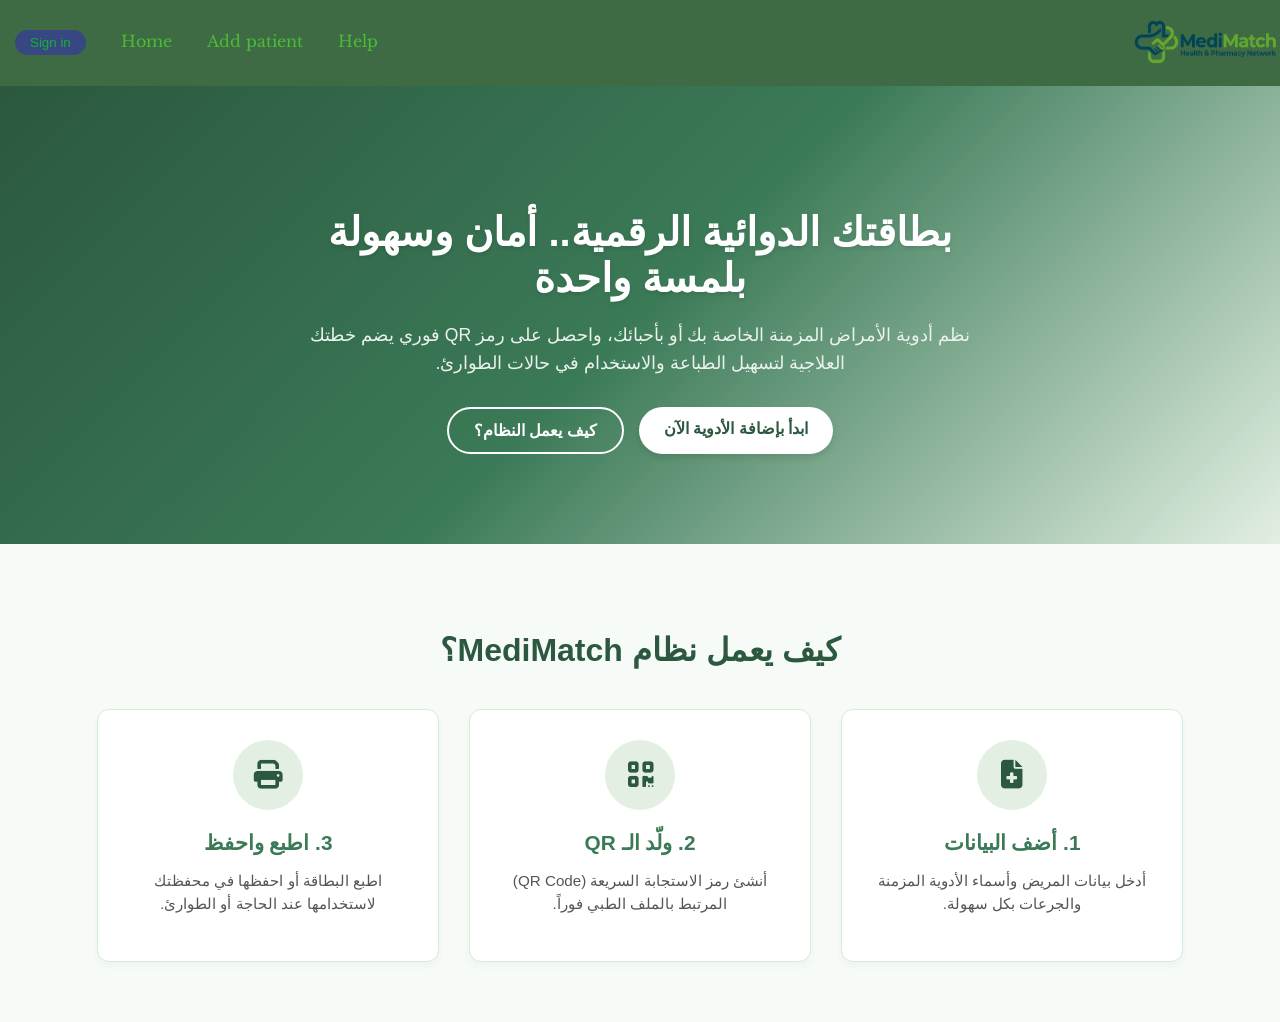
<file: index.html>
<!DOCTYPE html>
<html lang="ar" dir="rtl">
<head>
    <meta charset="UTF-8">
    <meta name="viewport" content="width=device-width, initial-scale=1.0">
    <title>MediMatch - بطاقتك الدوائية الرقمية</title>
    
    <!-- مكتبة الأيقونات -->
    <link rel="stylesheet" href="https://cdnjs.cloudflare.com/ajax/libs/font-awesome/6.4.0/css/all.min.css">

    <!-- خطوط جوجل -->
    <link rel="preconnect" href="https://fonts.googleapis.com">
    <link rel="preconnect" href="https://fonts.gstatic.com" crossorigin>
    <link href="https://fonts.googleapis.com/css2?family=Libre+Baskerville:ital,wght@0,400..700;1,400..700&family=Oswald:wght@200..700&display=swap" rel="stylesheet"> 
    
    <!-- ملف الـ CSS الخاص بك -->
    <link rel="stylesheet" href="stiyel.css">

    <style>
        /* تصميم الإشعار الداخلي (Custom Modal) */
        .custom-alert-overlay {
            display: none;
            position: fixed;
            top: 0;
            left: 0;
            width: 100%;
            height: 100%;
            background: rgba(0, 0, 0, 0.45);
            backdrop-filter: blur(4px);
            z-index: 9999;
            justify-content: center;
            align-items: center;
            animation: fadeIn 0.3s ease;
        }

        .custom-alert-box {
            background: #ffffff;
            width: 90%;
            max-width: 420px;
            padding: 25px 20px;
            border-radius: 16px;
            text-align: center;
            box-shadow: 0 10px 30px rgba(43, 88, 63, 0.2);
            border: 1px solid #d4ebd4;
            animation: scaleUp 0.3s ease;
        }

        .custom-alert-icon {
            font-size: 2.8rem;
            color: #d9534f;
            margin-bottom: 12px;
        }

        .custom-alert-title {
            font-size: 1.25rem;
            color: #2b583f;
            margin: 0 0 8px 0;
            font-weight: bold;
        }

        .custom-alert-message {
            color: #555;
            font-size: 0.95rem;
            line-height: 1.6;
            margin-bottom: 20px;
        }

        .custom-alert-actions {
            display: flex;
            gap: 10px;
            justify-content: center;
        }

        .custom-alert-btn {
            padding: 10px 20px;
            border-radius: 20px;
            border: none;
            font-weight: bold;
            font-size: 0.9rem;
            cursor: pointer;
            transition: 0.2s;
            text-decoration: none;
            display: inline-flex;
            align-items: center;
            gap: 6px;
        }

        .btn-confirm {
            background: #2b583f;
            color: white;
        }

        .btn-confirm:hover {
            background: #214431;
        }

        .btn-close {
            background: #f0f0f0;
            color: #666;
        }

        .btn-close:hover {
            background: #e0e0e0;
        }

        @keyframes fadeIn {
            from { opacity: 0; }
            to { opacity: 1; }
        }

        @keyframes scaleUp {
            from { transform: scale(0.85); opacity: 0; }
            to { transform: scale(1); opacity: 1; }
        }
    </style>
</head>

<body>
    
    <!-- الهيدر (Header) -->
    <div class="heho">
        <a href="index.html"> 
            <img class="soso" src="imeg/IMG_9459.PNG" alt="MediMatch Logo">
        </a>
        <div class="fofo">
            <a href="index.html">Home</a>
            
            <!-- رابط صفحة My Patients المنفصلة (يظهر فقط عند تسجيل الدخول) -->
            <a href="my-patients.html" id="nav-my-patients" style="display: none;">My Patients</a>

            <!-- زر Add patient مع التحقق الأمني -->
            <a href="#" onclick="handleAddPatientClick(event)">Add patient</a>
            
            <!-- صفحة المساعدة -->
            <a href="help.html">Help</a>
            
            <!-- زر تسجيل الدخول (سيختفي عند تسجيل الدخول) -->
            <a href="signin.html" id="nav-signin-btn"><button>Sign in</button></a>
            
            <!-- شارة حساب الصيدلي وزر الخروج -->
            <div id="user-profile-badge" style="display: none; align-items: center; gap: 10px;">
                <span style="color: #2b583f; font-weight: bold;"><i class="fa-solid fa-user-doctor"></i> <span id="nav-user-name"></span></span>
                <button onclick="logout()" style="background: #d9534f; color: white; border: none; padding: 5px 12px; border-radius: 15px; cursor: pointer; font-size: 0.85rem;">خروج</button>
            </div>
        </div>
    </div>

    <!-- الواجهة التعريفية (Hero Section) -->
    <div>
        <section class="hero-section">
            <div class="hero-content">
                <h1>بطاقتك الدوائية الرقمية.. أمان وسهولة بلمسة واحدة</h1>
                <p>نظم أدوية الأمراض المزمنة الخاصة بك أو بأحبائك، واحصل على رمز QR فوري يضم خطتك العلاجية لتسهيل الطباعة والاستخدام في حالات الطوارئ.</p>
                <div class="hero-buttons">
                    <a href="#" onclick="handleAddPatientClick(event)" class="btn-primary">ابدأ بإضافة الأدوية الآن</a>
                    <a href="#how-it-works" class="btn-secondary">كيف يعمل النظام؟</a>
                </div>
            </div>
        </section>

        <!-- قسم كيف يعمل الموقع -->
        <section id="how-it-works" class="features-section">
            <div class="container">
                <h2>كيف يعمل نظام MediMatch؟</h2>
                <div class="cards-grid">
                    <div class="card">
                        <div class="icon-container">
                            <i class="fa-solid fa-file-medical"></i>
                        </div>
                        <h3>1. أضف البيانات</h3>
                        <p>أدخل بيانات المريض وأسماء الأدوية المزمنة والجرعات بكل سهولة.</p>
                    </div>

                    <div class="card">
                        <div class="icon-container">
                            <i class="fa-solid fa-qrcode"></i>
                        </div>
                        <h3>2. ولّد الـ QR</h3>
                        <p>أنشئ رمز الاستجابة السريعة (QR Code) المرتبط بالملف الطبي فوراً.</p>
                    </div>

                    <div class="card">
                        <div class="icon-container">
                            <i class="fa-solid fa-print"></i>
                        </div>
                        <h3>3. اطبع واحفظ</h3>
                        <p>اطبع البطاقة أو احفظها في محفظتك لاستخدامها عند الحاجة أو الطوارئ.</p>
                    </div>
                </div>
            </div>
        </section>
    </div>

    <!-- الإشعار الداخلي للتنبيه بتسجيل الدخول -->
    <div id="authAlertModal" class="custom-alert-overlay">
        <div class="custom-alert-box">
            <div class="custom-alert-icon">
                <i class="fa-solid fa-user-lock"></i>
            </div>
            <h3 class="custom-alert-title">تسجيل الدخول مطلوب</h3>
            <p class="custom-alert-message">
                يرجى تسجيل الدخول وإدخال رمز التوثيق الخاص بالصيدلي أولاً لتتمكن من إضافة وتعديل بيانات المرضى.
            </p>
            <div class="custom-alert-actions">
                <a href="signin.html" class="custom-alert-btn btn-confirm">
                    <i class="fa-solid fa-right-to-bracket"></i> الذهاب لتسجيل الدخول
                </a>
                <button onclick="closeAuthModal()" class="custom-alert-btn btn-close">إلغاء</button>
            </div>
        </div>
    </div>

    <!-- كود إظهار الخيارات المخصصة للمسجلين والتحكم بالصفحة -->
    <script>
        document.addEventListener('DOMContentLoaded', () => {
            const isAuth = localStorage.getItem('isAuthorizedDoctor') === 'true';
            const docName = localStorage.getItem('doctorName');
            const signinBtn = document.getElementById('nav-signin-btn');
            const profileBadge = document.getElementById('user-profile-badge');
            const userNameSpan = document.getElementById('nav-user-name');
            const myPatientsLink = document.getElementById('nav-my-patients');

            if (isAuth && docName) {
                if (signinBtn) signinBtn.style.display = 'none';
                if (profileBadge) profileBadge.style.display = 'flex';
                if (userNameSpan) userNameSpan.textContent = docName;
                if (myPatientsLink) myPatientsLink.style.display = 'inline-block';
            }
        });

        function handleAddPatientClick(e) {
            e.preventDefault();
            const isAuthorized = localStorage.getItem('isAuthorizedDoctor') === 'true';

            if (isAuthorized) {
                window.location.href = 'add-patient.html';
            } else {
                showAuthModal();
            }
        }

        function showAuthModal() {
            const modal = document.getElementById('authAlertModal');
            if (modal) modal.style.display = 'flex';
        }

        function closeAuthModal() {
            const modal = document.getElementById('authAlertModal');
            if (modal) modal.style.display = 'none';
        }

        function logout() {
            localStorage.clear();
            window.location.reload();
        }
    </script>
</body>
</html>
</file>
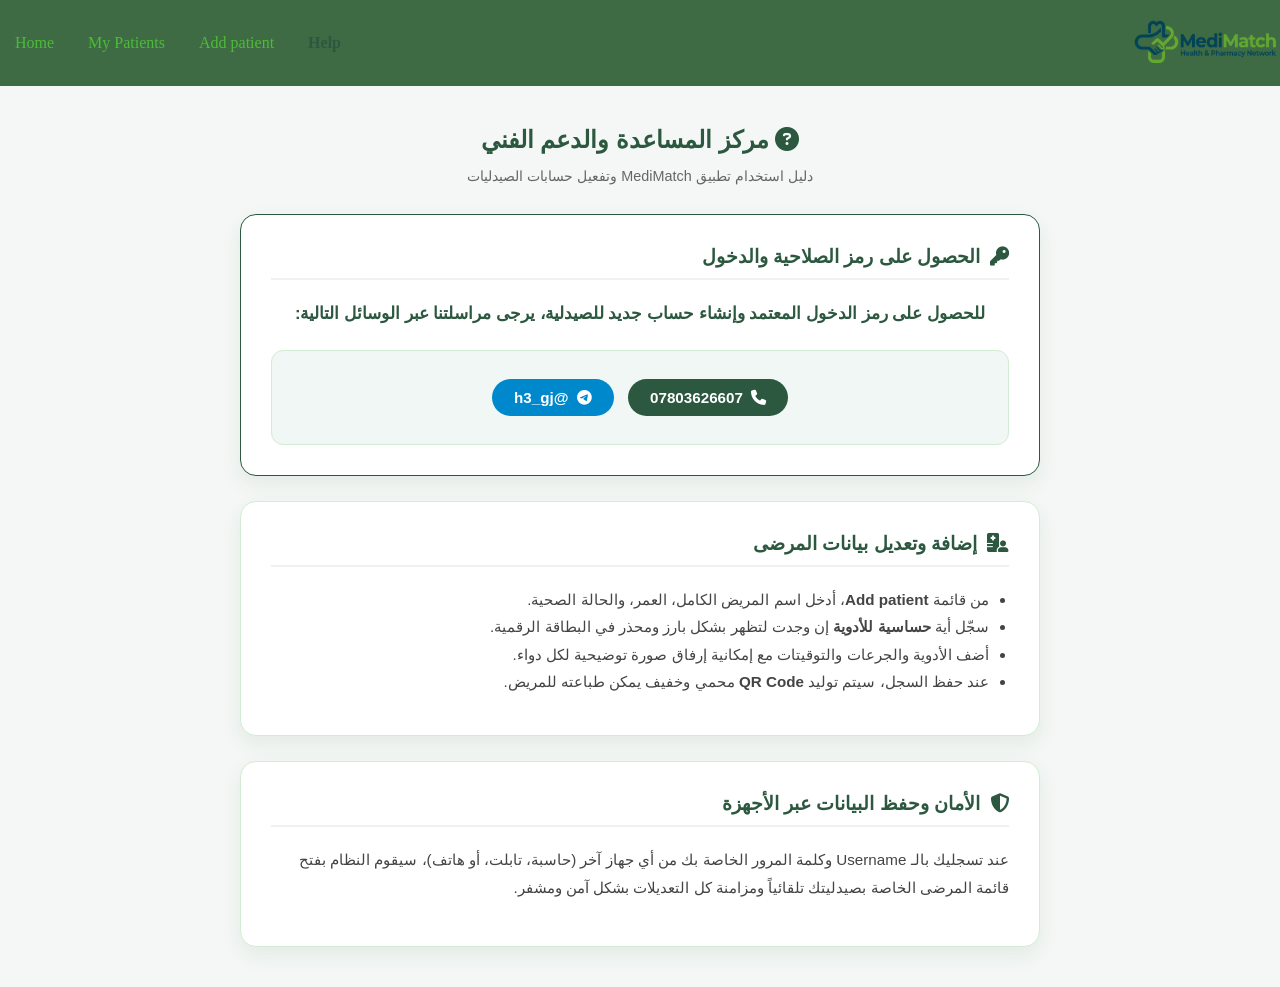
<file: help.html>
<!DOCTYPE html>
<html lang="ar" dir="rtl">
<head>
    <meta charset="UTF-8">
    <meta name="viewport" content="width=device-width, initial-scale=1.0">
    <title>MediMatch - مركز المساعدة والدعم</title>
    
    <link rel="stylesheet" href="stiyel.css">
    <link rel="stylesheet" href="https://cdnjs.cloudflare.com/ajax/libs/font-awesome/6.4.0/css/all.min.css">
    
    <style>
        body { 
            background-color: #f4f7f5; 
            font-family: 'Segoe UI', Tahoma, Geneva, Verdana, sans-serif; 
            margin: 0; 
            padding: 0; 
        }
        .help-container {
            max-width: 800px;
            margin: 40px auto;
            padding: 0 20px;
        }
        .help-card {
            background: #ffffff;
            border-radius: 16px;
            padding: 30px;
            box-shadow: 0 8px 20px rgba(43, 88, 63, 0.08);
            border: 1px solid #d4ebd4;
            margin-bottom: 25px;
        }
        .help-card h3 {
            color: #2b583f;
            margin-top: 0;
            display: flex;
            align-items: center;
            gap: 10px;
            font-size: 1.2rem;
            border-bottom: 2px solid #eef3f0;
            padding-bottom: 10px;
        }
        .help-card p, .help-card li {
            color: #444;
            line-height: 1.8;
            font-size: 0.95rem;
        }
        .help-card ul {
            padding-right: 20px;
            margin: 10px 0;
        }
        .contact-box {
            background: #f0f7f4;
            border: 1px solid #d4ebd4;
            padding: 20px;
            border-radius: 12px;
            text-align: center;
            margin-top: 20px;
        }
        .contact-btn {
            display: inline-flex;
            align-items: center;
            gap: 8px;
            background: #2b583f;
            color: white;
            padding: 10px 22px;
            border-radius: 25px;
            text-decoration: none;
            font-weight: bold;
            margin: 8px 5px;
            transition: 0.3s;
            font-size: 0.95rem;
        }
        .contact-btn:hover {
            background: #1f3f2d;
        }
        .contact-btn.telegram {
            background: #0088cc;
        }
        .contact-btn.telegram:hover {
            background: #006699;
        }
    </style>
</head>
<body>

    <!-- الهيدر العلوي بدون زر Sign In -->
    <div class="heho">
        <a href="index.html"><img class="soso" src="imeg/IMG_9459.PNG" alt="Logo"></a>
        <div class="fofo" id="navLinksContainer">
            <a href="index.html">Home</a>
            <a href="my-patients.html">My Patients</a>
            <a href="add-patient.html">Add patient</a>
            <a href="help.html" style="color: #2b583f; font-weight: bold;">Help</a>
        </div>
    </div>

    <div class="help-container">
        
        <div style="text-align: center; margin-bottom: 30px;">
            <h2 style="color: #2b583f; margin-bottom: 5px;"><i class="fa-solid fa-circle-question"></i> مركز المساعدة والدعم الفني</h2>
            <p style="color: #666; font-size: 0.9rem;">دليل استخدام تطبيق MediMatch وتفعيل حسابات الصيدليات</p>
        </div>

        <!-- بطاقة الطلب والتواصل -->
        <div class="help-card" style="border-color: #2b583f;">
            <h3><i class="fa-solid fa-key" style="color: #2b583f;"></i> الحصول على رمز الصلاحية والدخول</h3>
            <p style="font-weight: bold; color: #2b583f; font-size: 1.05rem; text-align: center;">
                للحصول على رمز الدخول المعتمد وإنشاء حساب جديد للصيدلية، يرجى مراسلتنا عبر الوسائل التالية:
            </p>
            
            <div class="contact-box">
                <a href="tel:07803626607" class="contact-btn">
                    <i class="fa-solid fa-phone"></i> 07803626607
                </a>
                
                <a href="https://t.me/h3_gj" target="_blank" class="contact-btn telegram">
                    <i class="fa-brands fa-telegram"></i> @h3_gj
                </a>
            </div>
        </div>

        <!-- بطاقة تعليمات الاستخدام -->
        <div class="help-card">
            <h3><i class="fa-solid fa-hospital-user"></i> إضافة وتعديل بيانات المرضى</h3>
            <ul>
                <li>من قائمة <b>Add patient</b>، أدخل اسم المريض الكامل، العمر، والحالة الصحية.</li>
                <li>سجّل أية <b>حساسية للأدوية</b> إن وجدت لتظهر بشكل بارز ومحذر في البطاقة الرقمية.</li>
                <li>أضف الأدوية والجرعات والتوقيتات مع إمكانية إرفاق صورة توضيحية لكل دواء.</li>
                <li>عند حفظ السجل، سيتم توليد <b>QR Code</b> محمي وخفيف يمكن طباعته للمريض.</li>
            </ul>
        </div>

        <!-- بطاقة الأمان والمزامنة -->
        <div class="help-card">
            <h3><i class="fa-solid fa-shield-halved"></i> الأمان وحفظ البيانات عبر الأجهزة</h3>
            <p>عند تسجليك بالـ Username وكلمة المرور الخاصة بك من أي جهاز آخر (حاسبة، تابلت، أو هاتف)، سيقوم النظام بفتح قائمة المرضى الخاصة بصيدليتك تلقائياً ومزامنة كل التعديلات بشكل آمن ومشفر.</p>
        </div>

    </div>

</body>
</html>
</file>
<file: stiyel.css>
body {
            margin: 0%;
        }

        .heho {
            background-color: rgb(63, 107, 68);
            display: flex;
            justify-content: space-between;
            align-items: center;
            padding: 10xp 50px;font-family: "Libre Baskerville", serif;
  font-optical-sizing: auto;
  font-weight: <weight>;
  font-style: normal;

            

}
            
        

        .soso {width: 150px; 
    }
    
    

        .fofo a{
    color: rgba(76, 190, 56, 0.982);
padding: 5px 15px;
text-decoration: none ;
 border-radius:  15px;}
 
 
.fofo a:hover{color: darkgreen;
    background-color: rgb(89, 133, 94);}
    .fofo button{ 
background-color: rgb(55, 71, 129);
color:rgb(18, 179, 50);
border: none;
padding: 5px 15px;
border-radius:   15px

}
.fofo button:hover{ 
    background-color: rgb(74, 90, 148);
}
hero-section {
    background: linear-gradient(135deg, #f4f9f4 0%, #e2efe2 100%);
    padding: 80px 20px;
    text-align: center;
    font-family: 'Segoe UI', Tahoma, Geneva, Verdana, sans-serif;
}

.hero-content {
    max-width: 700px;
    margin: 0 auto;
}

.hero-section h1 {
    color: #2b583f;
    font-size: 2.5rem;
    margin-bottom: 20px;
}

.hero-section p {
    color: #555;
    font-size: 1.1rem;
    line-height: 1.6;
    margin-bottom: 30px;
}

.hero-buttons {
    display: flex;
    justify-content: center;
    gap: 15px;
    flex-wrap: wrap; /* لجعل الأزرار متجاوبة على الشاشات الصغيرة */
}

.btn-primary {
    background-color: #3b7a57;
    color: white;
    padding: 12px 25px;
    border-radius: 25px;
    text-decoration: none;
    font-weight: bold;
    transition: background 0.3s ease;
}

.btn-primary:hover {
    background-color: #2b583f;
}

.btn-secondary {
    background-color: transparent;
    color: #3b7a57;
    border: 2px solid #3b7a57;
    padding: 12px 25px;
    border-radius: 25px;
    text-decoration: none;
    font-weight: bold;
    transition: all 0.3s ease;
}

.btn-secondary:hover {
    background-color: #3b7a57;
    color: white;
}

/* تنسيقات أقسام الصفحة الإضافية */
.features-section {
    padding: 60px 20px;
    background-color: #ffffff;
    text-align: center;
    font-family: 'Segoe UI', Tahoma, Geneva, Verdana, sans-serif;
}

.features-section h2 {
    color: #2b583f;
    font-size: 2rem;
    margin-bottom: 40px;
}

.cards-grid {
    display: flex;
    justify-content: center;
    gap: 30px;
    flex-wrap: wrap;
    max-width: 1100px;
    margin: 0 auto;
}

.card {
    background: #f9fbf9;
    border: 1px solid #e2efe2;
    padding: 30px 20px;
    border-radius: 12px;
    width: 300px;
    box-shadow: 0 4px 6px rgba(0, 0, 0, 0.02);
    transition: transform 0.3s ease, box-shadow 0.3s ease;
}

.card:hover {
    transform: translateY(-5px);
    box-shadow: 0 6px 12px rgba(43, 88, 63, 0.1);
}

.card .icon {
    font-size: 2.5rem;
    margin-bottom: 15px;
}

.card h3 {
    color: #3b7a57;
    font-size: 1.3rem;
    margin-bottom: 10px;
}

.card p {
    color: #666;
    font-size: 0.95rem;
    line-height: 1.5;
}
/* خلفية الـ Hero Section بتدرجات من لون الهيدر */
.hero-section {
    /* دمجنا لون الهيدر الأخضر الداكن مع درجات أخضر فاتحة وناعمة */
    background: linear-gradient(135deg, #2b583f 0%, #3b7a57 50%, #e2efe2 100%);
    padding: 90px 20px;
    text-align: center;
    font-family: 'Segoe UI', Tahoma, Geneva, Verdana, sans-serif;
    color: white; /* تغيير لون النص الرئيسي ليظهر بوضوح مع الخلفية الداكنة */
}

.hero-content {
    max-width: 700px;
    margin: 0 auto;
}

.hero-section h1 {
    color: #ffffff; /* لون أبيض ناصع للعنوان البارز */
    font-size: 2.5rem;
    margin-bottom: 20px;
    text-shadow: 0 2px 4px rgba(0, 0, 0, 0.1);
}

.hero-section p {
    color: #eaf2ed; /* أخضر فاتح جداً ومريح للعين للنص الفرعي */
    font-size: 1.1rem;
    line-height: 1.6;
    margin-bottom: 30px;
}

.hero-buttons {
    display: flex;
    justify-content: center;
    gap: 15px;
    flex-wrap: wrap;
}

.btn-primary {
    background-color: #ffffff;
    color: #2b583f; /* عكسنا الألوان ليكون الزر بارزاً بلون الهيدر */
    padding: 12px 25px;
    border-radius: 25px;
    text-decoration: none;
    font-weight: bold;
    transition: all 0.3s ease;
    box-shadow: 0 4px 6px rgba(0, 0, 0, 0.1);
}

.btn-primary:hover {
    background-color: #e2efe2;
    transform: translateY(-2px);
}

.btn-secondary {
    background-color: transparent;
    color: #ffffff;
    border: 2px solid #ffffff;
    padding: 12px 25px;
    border-radius: 25px;
    text-decoration: none;
    font-weight: bold;
    transition: all 0.3s ease;
}

.btn-secondary:hover {
    background-color: rgba(255, 255, 255, 0.1);
    color: #ffffff;
}

/* تنسيق قسم البطاقات (كيف يعمل النظام) ليتناسق مع الهيدر */
.features-section {
    padding: 60px 20px;
    background-color: #f7fbf8; /* خلفية هادئة جداً تميل للأخضر الفاتح */
    text-align: center;
    font-family: 'Segoe UI', Tahoma, Geneva, Verdana, sans-serif;
}

.features-section h2 {
    color: #2b583f; /* نفس لون الهيدر */
    font-size: 2rem;
    margin-bottom: 40px;
}

.cards-grid {
    display: flex;
    justify-content: center;
    gap: 30px;
    flex-wrap: wrap;
    max-width: 1100px;
    margin: 0 auto;
}

.card {
    background: #ffffff;
    border: 1px solid #d4ebd4;
    padding: 30px 20px;
    border-radius: 12px;
    width: 300px;
    box-shadow: 0 4px 6px rgba(43, 88, 63, 0.04);
    transition: transform 0.3s ease, box-shadow 0.3s ease;
}

.card:hover {
    transform: translateY(-5px);
    box-shadow: 0 8px 15px rgba(43, 88, 63, 0.1);
}

.card .icon {
    font-size: 2.5rem;
    margin-bottom: 15px;
}

.card h3 {
    color: #3b7a57;
    font-size: 1.3rem;
    margin-bottom: 10px;
}

.card p {
    color: #555;
    font-size: 0.95rem;
    line-height: 1.5;
}
/* تنسيق حاضنة الأيقونات لتكون أنيقة وذات خلفية دافئة */
.icon-container {
    width: 70px;
    height: 70px;
    background-color: #e2efe2; /* خلفية خضراء فاتحة جداً */
    color: #2b583f; /* لون الأيقونة بنفس درجة لون الهيدر */
    border-radius: 50%;
    display: flex;
    align-items: center;
    justify-content: center;
    margin: 0 auto 20px auto;
    font-size: 1.8rem;
    transition: all 0.3s ease;
}

/* تأثير جمالي عند المرور بالماوس على البطاقة */
.card:hover .icon-container {
    background-color: #2b583f;
    color: #ffffff;
    transform: scale(1.1);
}
/* ==========================================================================
   MediMatch - Form & File Upload Styling
   ========================================================================== */

/* كارت الدواء */
.med-card {
    background: #ffffff;
    border: 1px solid #d4ebd4;
    border-radius: 12px;
    padding: 20px;
    margin-bottom: 20px;
    box-shadow: 0 4px 12px rgba(43, 88, 63, 0.04);
}

/* تقسيم الحقول بالتساوي */
.inputs-grid {
    display: flex;
    gap: 10px;
    margin-bottom: 12px;
    flex-wrap: wrap;
}

.custom-input {
    flex: 1;
    min-width: 140px;
    padding: 10px 12px;
    border: 1px solid #c8e3c8;
    border-radius: 8px;
    font-size: 0.9rem;
    outline: none;
    box-sizing: border-box;
}

.custom-input:focus {
    border-color: #2b583f;
}

/* خانة ارفاق الصورة المنسقة والأنيقة */
.upload-container {
    display: flex;
    align-items: center;
    gap: 12px;
    background: #f0f7f4;
    border: 1px dashed #2b583f;
    padding: 10px 15px;
    border-radius: 8px;
    margin-top: 10px;
}

.upload-btn-stylish {
    background-color: #2b583f;
    color: #ffffff;
    padding: 8px 14px;
    border-radius: 6px;
    cursor: pointer;
    font-size: 0.85rem;
    font-weight: bold;
    display: inline-flex;
    align-items: center;
    gap: 6px;
    white-space: nowrap;
}

.upload-btn-stylish:hover {
    background-color: #1e3f2d;
}

.file-name-display {
    font-size: 0.85rem;
    color: #555;
    white-space: nowrap;
    overflow: hidden;
    text-overflow: ellipsis;
}

.preview-img {
    width: 40px;
    height: 40px;
    border-radius: 6px;
    object-fit: cover;
    display: none;
    border: 1px solid #2b583f;
}

/* الأزرار الرئيسية */
.btn-add-more {
    background: #e2efe2;
    color: #2b583f;
    border: 1px solid #b2dbb2;
    padding: 9px 18px;
    border-radius: 20px;
    cursor: pointer;
    font-weight: bold;
    font-size: 0.9rem;
}

.btn-submit-main {
    background: #2b583f;
    color: #ffffff;
    border: none;
    padding: 13px 20px;
    border-radius: 25px;
    cursor: pointer;
    width: 100%;
    font-weight: bold;
    font-size: 1rem;
}
</file>
